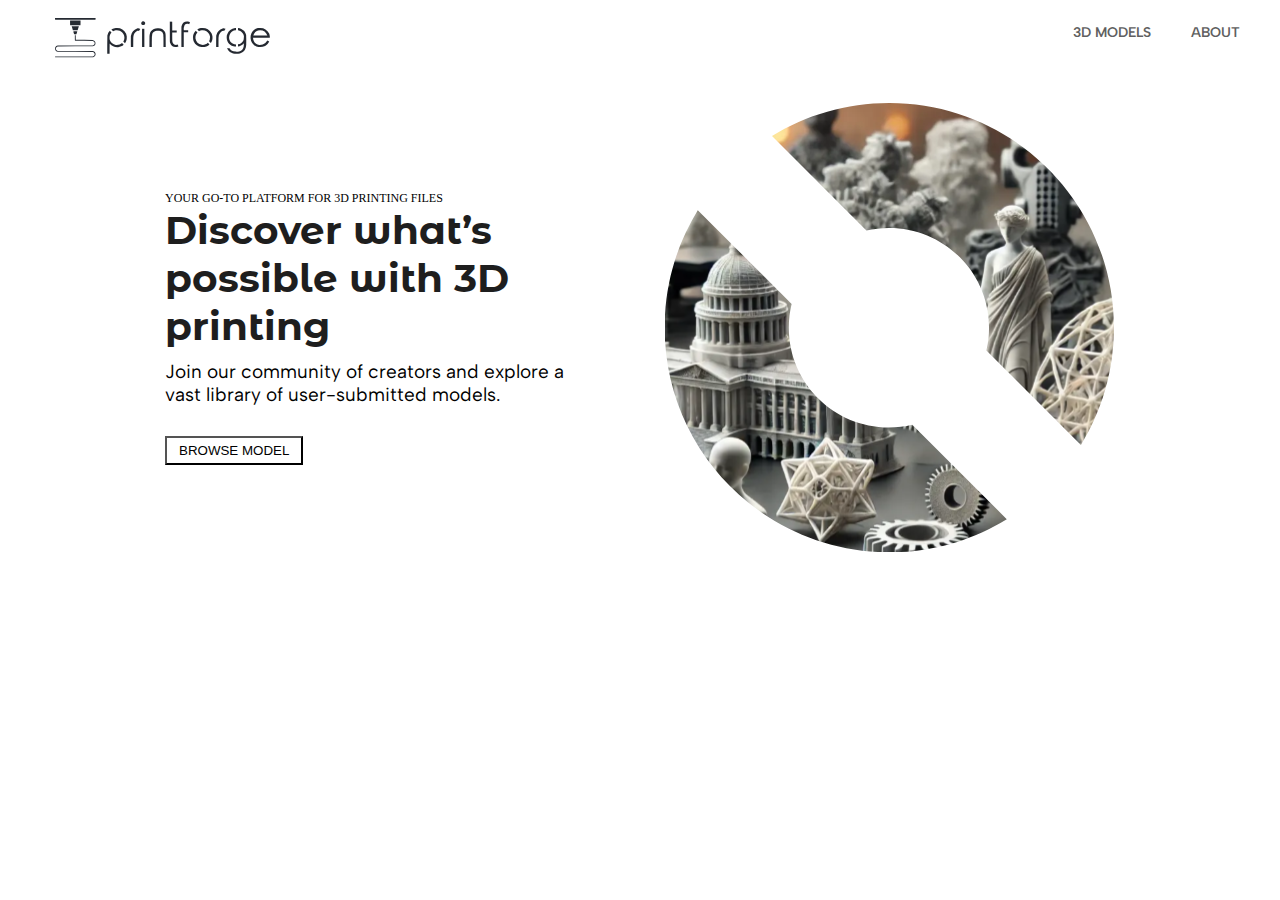
<file: index.html>
<!DOCTYPE html>
<html lang="en">
<head>
    <meta charset="UTF-8">
    <meta name="viewport" content="width=device-width, initial-scale=1.0">
    <meta name="author" content="Orisunmibare Muiz Olamilekan">
    <meta name="description" content="A static webpage">
    <link rel="stylesheet" href="style.css">
    <link rel="preconnect" href="https://fonts.googleapis.com">
    <link rel="preconnect" href="https://fonts.gstatic.com" crossorigin>
    <link href="https://fonts.googleapis.com/css2?family=Albert+Sans:ital,wght@0,100..900;1,100..900&family=Inter:ital,opsz,wght@0,14..32,100..900;1,14..32,100..900&display=swap" rel="stylesheet">
    <link rel="preconnect" href="https://fonts.googleapis.com">
    <link rel="preconnect" href="https://fonts.gstatic.com" crossorigin>
    <link href="https://fonts.googleapis.com/css2?family=Albert+Sans:ital,wght@0,100..900;1,100..900&family=Inter:ital,opsz,wght@0,14..32,100..900;1,14..32,100..900&family=Montserrat+Alternates:ital,wght@0,100;0,200;0,300;0,400;0,500;0,600;0,700;0,800;0,900;1,100;1,200;1,300;1,400;1,500;1,600;1,700;1,800;1,900&display=swap" rel="stylesheet">
    <title>PRINTFORGE</title>
</head>
<body>

    <nav>

        <a class="loggo" href="index.html"><img src="./assets/images/printforge-logo 1.svg" alt="logo"></a>

        <a class="mobile-logo" href="index.html"><img src="./assets/images/Mobile-logo.svg" alt="Mobile-logo"></a>

        <ul>
            <li><a href="3dmodel.html">3D MODELS</a></li>
            <li><a href="about.html">ABOUT</a></li>
        </ul>

    </nav>

    <section class="home-container">

        <div class="home-cont">

            <p class="home-cont-font-one">YOUR GO-TO PLATFORM FOR 3D PRINTING FILES</p>
            <h1>Discover what’s possible with 3D printing</h1>
            <p class="home-cont-font">Join our community of creators and explore a vast library of user-submitted models.</p>

            <button class="home-container-button">BROWSE MODEL</button>

        </div>

        <img src="./assets/images/front-page-img.svg" alt="front-page-image">

    </section>


</body>
</html>
</file>
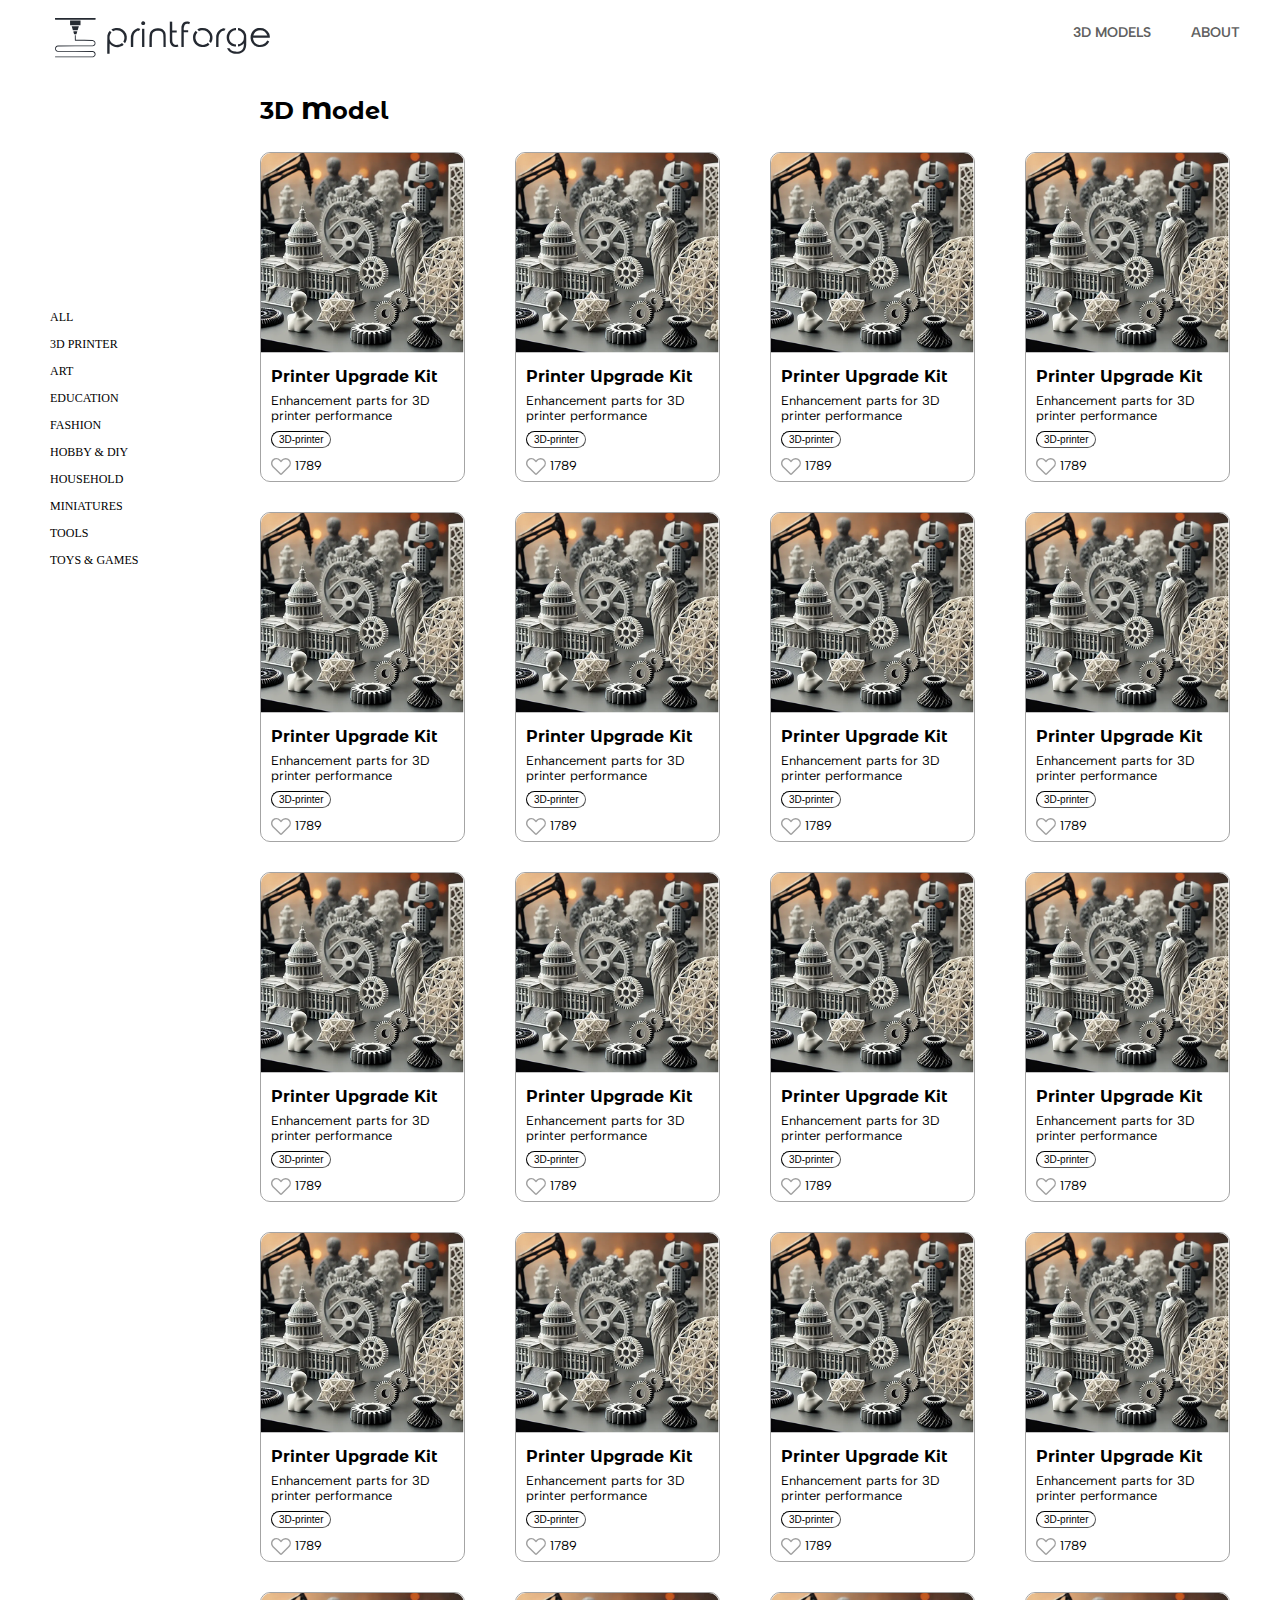
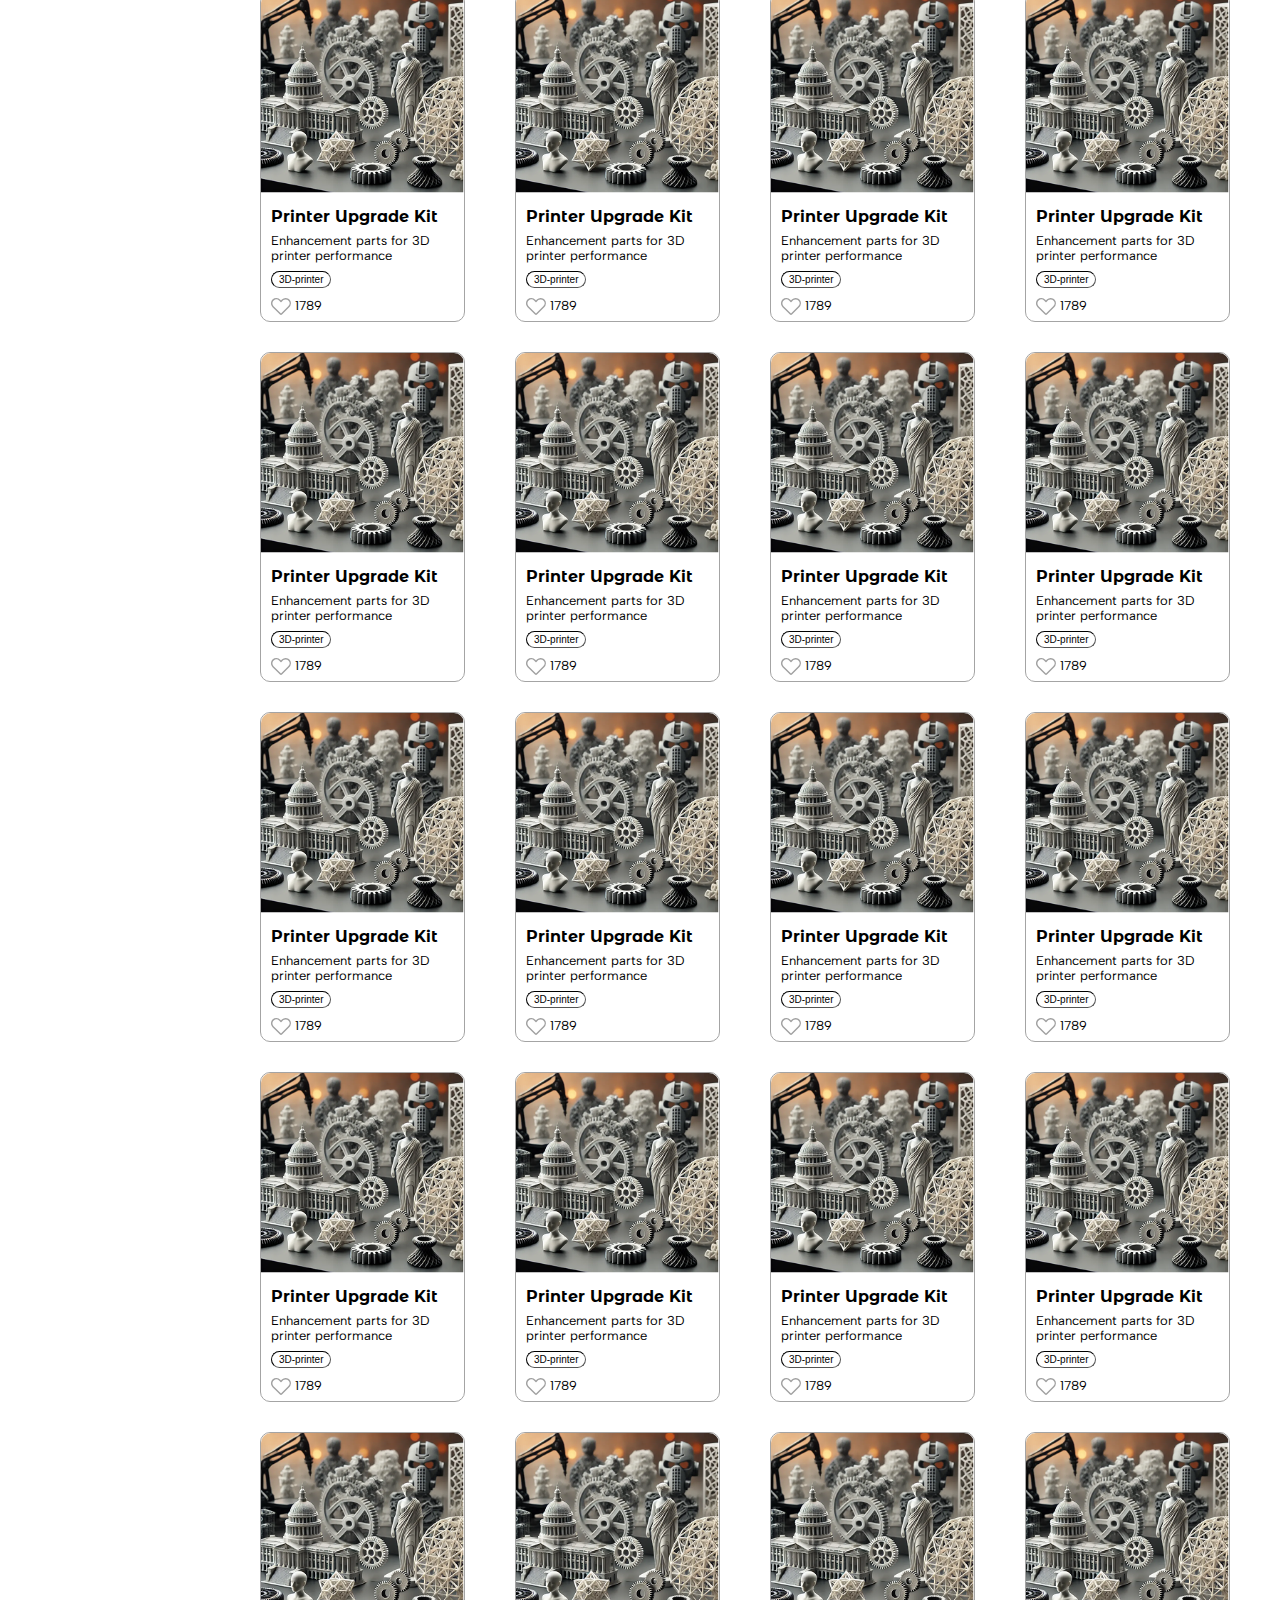
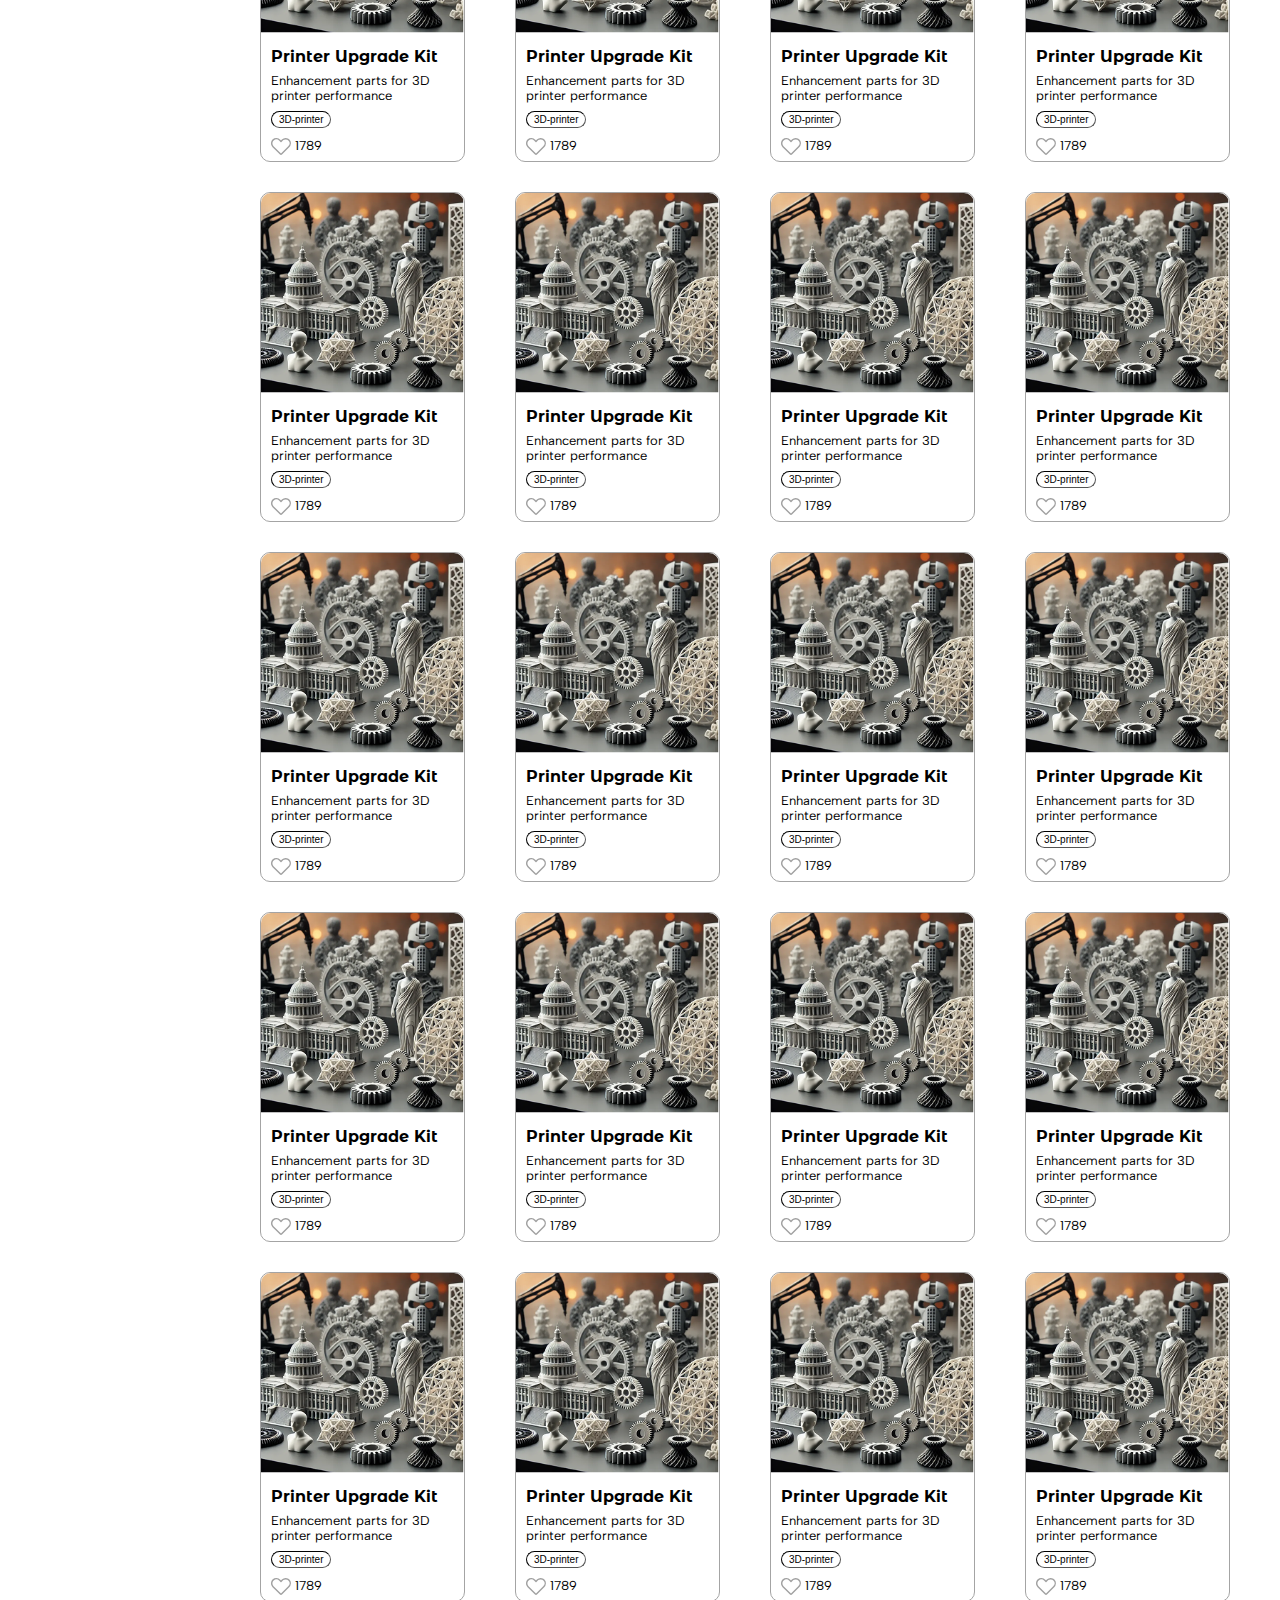
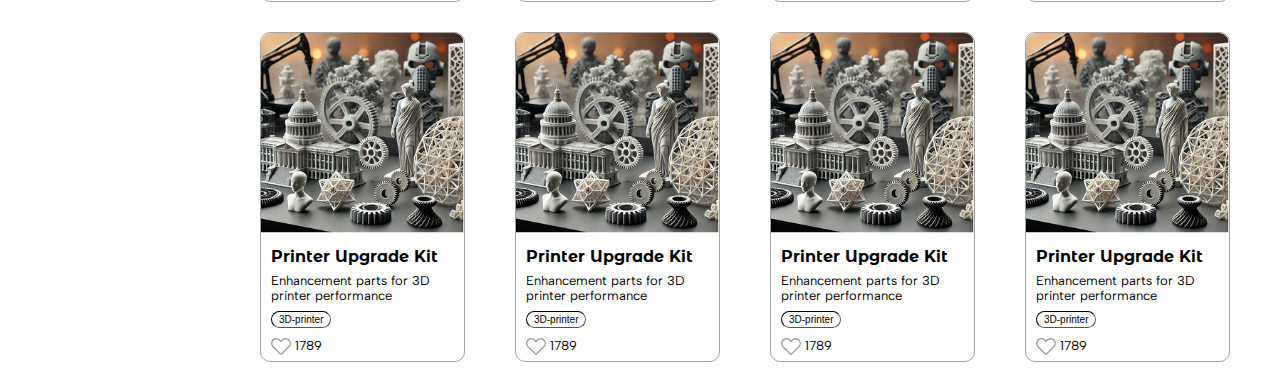
<file: 3dmodel.html>
<!DOCTYPE html>
<html lang="en">
<head>
    <meta charset="UTF-8">
    <meta name="viewport" content="width=device-width, initial-scale=1.0">
    <link rel="stylesheet" href="3dmodel.css">
    <link rel="preconnect" href="https://fonts.googleapis.com">
    <link rel="preconnect" href="https://fonts.gstatic.com" crossorigin>
    <link href="https://fonts.googleapis.com/css2?family=Albert+Sans:ital,wght@0,100..900;1,100..900&family=Inter:ital,opsz,wght@0,14..32,100..900;1,14..32,100..900&display=swap" rel="stylesheet">
    <link rel="preconnect" href="https://fonts.googleapis.com">
    <link rel="preconnect" href="https://fonts.gstatic.com" crossorigin>
    <link href="https://fonts.googleapis.com/css2?family=Albert+Sans:ital,wght@0,100..900;1,100..900&family=Inter:ital,opsz,wght@0,14..32,100..900;1,14..32,100..900&family=Montserrat+Alternates:ital,wght@0,100;0,200;0,300;0,400;0,500;0,600;0,700;0,800;0,900;1,100;1,200;1,300;1,400;1,500;1,600;1,700;1,800;1,900&display=swap" rel="stylesheet">
    <title>3D MODEL</title>
</head>
<body>
    
    <nav>

        <a class="loggo" href="index.html"><img src="./assets/images/printforge-logo 1.svg" alt="logo"></a>

        <a class="mobile-logo" href="index.html"><img src="./assets/images/Mobile-logo.svg" alt="Mobile-logo"></a>

        <ul>
            <li><a href="3dmodel.html">3D MODELS</a></li>
            <li><a href="about.html">ABOUT</a></li>
        </ul>

    </nav>

    <div class="model-side-bar">

        <ul>

            <li><a href="">ALL</a></li>
            <li><a href="">3D PRINTER</a></li>
            <li><a href="">ART</a></li>
            <li><a href="">EDUCATION</a></li>
            <li><a href="">FASHION</a></li>
            <li><a href="">HOBBY & DIY</a></li>
            <li><a href="">HOUSEHOLD</a></li>
            <li><a href="">MINIATURES</a></li>
            <li><a href="">TOOLS</a></li>
            <li><a href="">TOYS & GAMES</a></li>

        </ul>

    </div>

    <div class="model-main-bar">

        <h2>3D <span class="m">m</span>odel</h2>

        <div class="model-main-bar-flex">

            <a href="product.html">
                <div class="side-one">
                    <img class="hero" src="./assets/images/hero-img.png" alt="hero image">
                    <div>
                        <h3>Printer Upgrade Kit</h3>
                        <p>Enhancement parts for 3D printer performance</p>
                        <button>3D-printer</button> <br>
                        <img src="./assets/images/Love-symbol.svg" alt=""> <p>1789</p>
                    </div>
                </div>
            </a>

            <a href="product.html">
                <div class="side-one">
                    <img class="hero" src="./assets/images/hero-img.png" alt="hero image">
                    <div>
                        <h3>Printer Upgrade Kit</h3>
                        <p>Enhancement parts for 3D printer performance</p>
                        <button>3D-printer</button> <br>
                        <img src="./assets/images/Love-symbol.svg" alt=""> <p>1789</p>
                    </div>
                </div>
            </a>

            <a href="product.html">
                <div class="side-one">
                    <img class="hero" src="./assets/images/hero-img.png" alt="hero image">
                    <div>
                        <h3>Printer Upgrade Kit</h3>
                        <p>Enhancement parts for 3D printer performance</p>
                        <button>3D-printer</button> <br>
                        <img src="./assets/images/Love-symbol.svg" alt=""> <p>1789</p>
                    </div>
                </div>
            </a>

            <a href="product.html">
                <div class="side-one">
                    <img class="hero" src="./assets/images/hero-img.png" alt="hero image">
                    <div>
                        <h3>Printer Upgrade Kit</h3>
                        <p>Enhancement parts for 3D printer performance</p>
                        <button>3D-printer</button> <br>
                        <img src="./assets/images/Love-symbol.svg" alt=""> <p>1789</p>
                    </div>
                </div>
            </a>

           

        </div>
        
        <div class="model-main-bar-flex">

            <a href="product.html">
                <div class="side-one">
                    <img class="hero" src="./assets/images/hero-img.png" alt="hero image">
                    <div>
                        <h3>Printer Upgrade Kit</h3>
                        <p>Enhancement parts for 3D printer performance</p>
                        <button>3D-printer</button> <br>
                        <img src="./assets/images/Love-symbol.svg" alt=""> <p>1789</p>
                    </div>
                </div>
            </a>

            <a href="product.html">
                <div class="side-one">
                    <img class="hero" src="./assets/images/hero-img.png" alt="hero image">
                    <div>
                        <h3>Printer Upgrade Kit</h3>
                        <p>Enhancement parts for 3D printer performance</p>
                        <button>3D-printer</button> <br>
                        <img src="./assets/images/Love-symbol.svg" alt=""> <p>1789</p>
                    </div>
                </div>
            </a>

            <a href="product.html">
                <div class="side-one">
                    <img class="hero" src="./assets/images/hero-img.png" alt="hero image">
                    <div>
                        <h3>Printer Upgrade Kit</h3>
                        <p>Enhancement parts for 3D printer performance</p>
                        <button>3D-printer</button> <br>
                        <img src="./assets/images/Love-symbol.svg" alt=""> <p>1789</p>
                    </div>
                </div>
            </a>

            <a href="product.html">
                <div class="side-one">
                    <img class="hero" src="./assets/images/hero-img.png" alt="hero image">
                    <div>
                        <h3>Printer Upgrade Kit</h3>
                        <p>Enhancement parts for 3D printer performance</p>
                        <button>3D-printer</button> <br>
                        <img src="./assets/images/Love-symbol.svg" alt=""> <p>1789</p>
                    </div>
                </div>
            </a>


        </div>

        <div class="model-main-bar-flex">

            <a href="product.html">
                <div class="side-one">
                    <img class="hero" src="./assets/images/hero-img.png" alt="hero image">
                    <div>
                        <h3>Printer Upgrade Kit</h3>
                        <p>Enhancement parts for 3D printer performance</p>
                        <button>3D-printer</button> <br>
                        <img src="./assets/images/Love-symbol.svg" alt=""> <p>1789</p>
                    </div>
                </div>
            </a>

            <a href="product.html">
                <div class="side-one">
                    <img class="hero" src="./assets/images/hero-img.png" alt="hero image">
                    <div>
                        <h3>Printer Upgrade Kit</h3>
                        <p>Enhancement parts for 3D printer performance</p>
                        <button>3D-printer</button> <br>
                        <img src="./assets/images/Love-symbol.svg" alt=""> <p>1789</p>
                    </div>
                </div>
            </a>

            <a href="product.html">
                <div class="side-one">
                    <img class="hero" src="./assets/images/hero-img.png" alt="hero image">
                    <div>
                        <h3>Printer Upgrade Kit</h3>
                        <p>Enhancement parts for 3D printer performance</p>
                        <button>3D-printer</button> <br>
                        <img src="./assets/images/Love-symbol.svg" alt=""> <p>1789</p>
                    </div>
                </div>
            </a>

            <a href="product.html">
                <div class="side-one">
                    <img class="hero" src="./assets/images/hero-img.png" alt="hero image">
                    <div>
                        <h3>Printer Upgrade Kit</h3>
                        <p>Enhancement parts for 3D printer performance</p>
                        <button>3D-printer</button> <br>
                        <img src="./assets/images/Love-symbol.svg" alt=""> <p>1789</p>
                    </div>
                </div>
            </a>


        </div>
        <div class="model-main-bar-flex">

           <a href="product.html">
                <div class="side-one">
                    <img class="hero" src="./assets/images/hero-img.png" alt="hero image">
                    <div>
                        <h3>Printer Upgrade Kit</h3>
                        <p>Enhancement parts for 3D printer performance</p>
                        <button>3D-printer</button> <br>
                        <img src="./assets/images/Love-symbol.svg" alt=""> <p>1789</p>
                    </div>
                </div>
            </a>

           <a href="product.html">
                <div class="side-one">
                    <img class="hero" src="./assets/images/hero-img.png" alt="hero image">
                    <div>
                        <h3>Printer Upgrade Kit</h3>
                        <p>Enhancement parts for 3D printer performance</p>
                        <button>3D-printer</button> <br>
                        <img src="./assets/images/Love-symbol.svg" alt=""> <p>1789</p>
                    </div>
                </div>
            </a>

           <a href="product.html">
                <div class="side-one">
                    <img class="hero" src="./assets/images/hero-img.png" alt="hero image">
                    <div>
                        <h3>Printer Upgrade Kit</h3>
                        <p>Enhancement parts for 3D printer performance</p>
                        <button>3D-printer</button> <br>
                        <img src="./assets/images/Love-symbol.svg" alt=""> <p>1789</p>
                    </div>
                </div>
            </a>

           <a href="product.html">
                <div class="side-one">
                    <img class="hero" src="./assets/images/hero-img.png" alt="hero image">
                    <div>
                        <h3>Printer Upgrade Kit</h3>
                        <p>Enhancement parts for 3D printer performance</p>
                        <button>3D-printer</button> <br>
                        <img src="./assets/images/Love-symbol.svg" alt=""> <p>1789</p>
                    </div>
                </div>
            </a>


        </div>

        <div class="model-main-bar-flex">

            <a href="product.html">
                <div class="side-one">
                    <img class="hero" src="./assets/images/hero-img.png" alt="hero image">
                    <div>
                        <h3>Printer Upgrade Kit</h3>
                        <p>Enhancement parts for 3D printer performance</p>
                        <button>3D-printer</button> <br>
                        <img src="./assets/images/Love-symbol.svg" alt=""> <p>1789</p>
                    </div>
                </div>
            </a>

            <a href="product.html">
                <div class="side-one">
                    <img class="hero" src="./assets/images/hero-img.png" alt="hero image">
                    <div>
                        <h3>Printer Upgrade Kit</h3>
                        <p>Enhancement parts for 3D printer performance</p>
                        <button>3D-printer</button> <br>
                        <img src="./assets/images/Love-symbol.svg" alt=""> <p>1789</p>
                    </div>
                </div>
            </a>

            <a href="product.html">
                <div class="side-one">
                    <img class="hero" src="./assets/images/hero-img.png" alt="hero image">
                    <div>
                        <h3>Printer Upgrade Kit</h3>
                        <p>Enhancement parts for 3D printer performance</p>
                        <button>3D-printer</button> <br>
                        <img src="./assets/images/Love-symbol.svg" alt=""> <p>1789</p>
                    </div>
                </div>
            </a>

            <a href="product.html">
                <div class="side-one">
                    <img class="hero" src="./assets/images/hero-img.png" alt="hero image">
                    <div>
                        <h3>Printer Upgrade Kit</h3>
                        <p>Enhancement parts for 3D printer performance</p>
                        <button>3D-printer</button> <br>
                        <img src="./assets/images/Love-symbol.svg" alt=""> <p>1789</p>
                    </div>
                </div>
            </a>

        </div>

        <div class="model-main-bar-flex">

           <a href="product.html">
                <div class="side-one">
                    <img class="hero" src="./assets/images/hero-img.png" alt="hero image">
                    <div>
                        <h3>Printer Upgrade Kit</h3>
                        <p>Enhancement parts for 3D printer performance</p>
                        <button>3D-printer</button> <br>
                        <img src="./assets/images/Love-symbol.svg" alt=""> <p>1789</p>
                    </div>
                </div>
            </a>

           <a href="product.html">
                <div class="side-one">
                    <img class="hero" src="./assets/images/hero-img.png" alt="hero image">
                    <div>
                        <h3>Printer Upgrade Kit</h3>
                        <p>Enhancement parts for 3D printer performance</p>
                        <button>3D-printer</button> <br>
                        <img src="./assets/images/Love-symbol.svg" alt=""> <p>1789</p>
                    </div>
                </div>
            </a>

           <a href="product.html">
                <div class="side-one">
                    <img class="hero" src="./assets/images/hero-img.png" alt="hero image">
                    <div>
                        <h3>Printer Upgrade Kit</h3>
                        <p>Enhancement parts for 3D printer performance</p>
                        <button>3D-printer</button> <br>
                        <img src="./assets/images/Love-symbol.svg" alt=""> <p>1789</p>
                    </div>
                </div>
            </a>

           <a href="product.html">
                <div class="side-one">
                    <img class="hero" src="./assets/images/hero-img.png" alt="hero image">
                    <div>
                        <h3>Printer Upgrade Kit</h3>
                        <p>Enhancement parts for 3D printer performance</p>
                        <button>3D-printer</button> <br>
                        <img src="./assets/images/Love-symbol.svg" alt=""> <p>1789</p>
                    </div>
                </div>
            </a>



        </div>

        <div class="model-main-bar-flex">

            <a href="product.html">
                <div class="side-one">
                    <img class="hero" src="./assets/images/hero-img.png" alt="hero image">
                    <div>
                        <h3>Printer Upgrade Kit</h3>
                        <p>Enhancement parts for 3D printer performance</p>
                        <button>3D-printer</button> <br>
                        <img src="./assets/images/Love-symbol.svg" alt=""> <p>1789</p>
                    </div>
                </div>
            </a>

            <a href="product.html">
                <div class="side-one">
                    <img class="hero" src="./assets/images/hero-img.png" alt="hero image">
                    <div>
                        <h3>Printer Upgrade Kit</h3>
                        <p>Enhancement parts for 3D printer performance</p>
                        <button>3D-printer</button> <br>
                        <img src="./assets/images/Love-symbol.svg" alt=""> <p>1789</p>
                    </div>
                </div>
            </a>

            <a href="product.html">
                <div class="side-one">
                    <img class="hero" src="./assets/images/hero-img.png" alt="hero image">
                    <div>
                        <h3>Printer Upgrade Kit</h3>
                        <p>Enhancement parts for 3D printer performance</p>
                        <button>3D-printer</button> <br>
                        <img src="./assets/images/Love-symbol.svg" alt=""> <p>1789</p>
                    </div>
                </div>
            </a>

            <a href="product.html">
                <div class="side-one">
                    <img class="hero" src="./assets/images/hero-img.png" alt="hero image">
                    <div>
                        <h3>Printer Upgrade Kit</h3>
                        <p>Enhancement parts for 3D printer performance</p>
                        <button>3D-printer</button> <br>
                        <img src="./assets/images/Love-symbol.svg" alt=""> <p>1789</p>
                    </div>
                </div>
            </a>



        </div>

        <div class="model-main-bar-flex">

            <a href="product.html">
                <div class="side-one">
                    <img class="hero" src="./assets/images/hero-img.png" alt="hero image">
                    <div>
                        <h3>Printer Upgrade Kit</h3>
                        <p>Enhancement parts for 3D printer performance</p>
                        <button>3D-printer</button> <br>
                        <img src="./assets/images/Love-symbol.svg" alt=""> <p>1789</p>
                    </div>
                </div>
            </a>

            <a href="product.html">
                <div class="side-one">
                    <img class="hero" src="./assets/images/hero-img.png" alt="hero image">
                    <div>
                        <h3>Printer Upgrade Kit</h3>
                        <p>Enhancement parts for 3D printer performance</p>
                        <button>3D-printer</button> <br>
                        <img src="./assets/images/Love-symbol.svg" alt=""> <p>1789</p>
                    </div>
                </div>
            </a>

            <a href="product.html">
                <div class="side-one">
                    <img class="hero" src="./assets/images/hero-img.png" alt="hero image">
                    <div>
                        <h3>Printer Upgrade Kit</h3>
                        <p>Enhancement parts for 3D printer performance</p>
                        <button>3D-printer</button> <br>
                        <img src="./assets/images/Love-symbol.svg" alt=""> <p>1789</p>
                    </div>
                </div>
            </a>

            <a href="product.html">
                <div class="side-one">
                    <img class="hero" src="./assets/images/hero-img.png" alt="hero image">
                    <div>
                        <h3>Printer Upgrade Kit</h3>
                        <p>Enhancement parts for 3D printer performance</p>
                        <button>3D-printer</button> <br>
                        <img src="./assets/images/Love-symbol.svg" alt=""> <p>1789</p>
                    </div>
                </div>
            </a>



        </div>

        <div class="model-main-bar-flex">

            <a href="product.html">
                <div class="side-one">
                    <img class="hero" src="./assets/images/hero-img.png" alt="hero image">
                    <div>
                        <h3>Printer Upgrade Kit</h3>
                        <p>Enhancement parts for 3D printer performance</p>
                        <button>3D-printer</button> <br>
                        <img src="./assets/images/Love-symbol.svg" alt=""> <p>1789</p>
                    </div>
                </div>
            </a>

            <a href="product.html">
                <div class="side-one">
                    <img class="hero" src="./assets/images/hero-img.png" alt="hero image">
                    <div>
                        <h3>Printer Upgrade Kit</h3>
                        <p>Enhancement parts for 3D printer performance</p>
                        <button>3D-printer</button> <br>
                        <img src="./assets/images/Love-symbol.svg" alt=""> <p>1789</p>
                    </div>
                </div>
            </a>

            <a href="product.html">
                <div class="side-one">
                    <img class="hero" src="./assets/images/hero-img.png" alt="hero image">
                    <div>
                        <h3>Printer Upgrade Kit</h3>
                        <p>Enhancement parts for 3D printer performance</p>
                        <button>3D-printer</button> <br>
                        <img src="./assets/images/Love-symbol.svg" alt=""> <p>1789</p>
                    </div>
                </div>
            </a>

            <a href="product.html">
                <div class="side-one">
                    <img class="hero" src="./assets/images/hero-img.png" alt="hero image">
                    <div>
                        <h3>Printer Upgrade Kit</h3>
                        <p>Enhancement parts for 3D printer performance</p>
                        <button>3D-printer</button> <br>
                        <img src="./assets/images/Love-symbol.svg" alt=""> <p>1789</p>
                    </div>
                </div>

            </a>


        </div>
        <div class="model-main-bar-flex">

            <a href="product.html">
                <div class="side-one">
                    <img class="hero" src="./assets/images/hero-img.png" alt="hero image">
                    <div>
                        <h3>Printer Upgrade Kit</h3>
                        <p>Enhancement parts for 3D printer performance</p>
                        <button>3D-printer</button> <br>
                        <img src="./assets/images/Love-symbol.svg" alt=""> <p>1789</p>
                    </div>
                </div>
            </a>

            <a href="product.html">
                <div class="side-one">
                    <img class="hero" src="./assets/images/hero-img.png" alt="hero image">
                    <div>
                        <h3>Printer Upgrade Kit</h3>
                        <p>Enhancement parts for 3D printer performance</p>
                        <button>3D-printer</button> <br>
                        <img src="./assets/images/Love-symbol.svg" alt=""> <p>1789</p>
                    </div>
                </div>
            </a>

            <a href="product.html">
                <div class="side-one">
                    <img class="hero" src="./assets/images/hero-img.png" alt="hero image">
                    <div>
                        <h3>Printer Upgrade Kit</h3>
                        <p>Enhancement parts for 3D printer performance</p>
                        <button>3D-printer</button> <br>
                        <img src="./assets/images/Love-symbol.svg" alt=""> <p>1789</p>
                    </div>
                </div>
            </a>

            <a href="product.html">
                <div class="side-one">
                    <img class="hero" src="./assets/images/hero-img.png" alt="hero image">
                    <div>
                        <h3>Printer Upgrade Kit</h3>
                        <p>Enhancement parts for 3D printer performance</p>
                        <button>3D-printer</button> <br>
                        <img src="./assets/images/Love-symbol.svg" alt=""> <p>1789</p>
                    </div>
                </div>

            </a>


        </div>
        <div class="model-main-bar-flex">

            <a href="product.html">
                <div class="side-one">
                    <img class="hero" src="./assets/images/hero-img.png" alt="hero image">
                    <div>
                        <h3>Printer Upgrade Kit</h3>
                        <p>Enhancement parts for 3D printer performance</p>
                        <button>3D-printer</button> <br>
                        <img src="./assets/images/Love-symbol.svg" alt=""> <p>1789</p>
                    </div>
                </div>
            </a>

            <a href="product.html">
                <div class="side-one">
                    <img class="hero" src="./assets/images/hero-img.png" alt="hero image">
                    <div>
                        <h3>Printer Upgrade Kit</h3>
                        <p>Enhancement parts for 3D printer performance</p>
                        <button>3D-printer</button> <br>
                        <img src="./assets/images/Love-symbol.svg" alt=""> <p>1789</p>
                    </div>
                </div>
            </a>

            <a href="product.html">
                <div class="side-one">
                    <img class="hero" src="./assets/images/hero-img.png" alt="hero image">
                    <div>
                        <h3>Printer Upgrade Kit</h3>
                        <p>Enhancement parts for 3D printer performance</p>
                        <button>3D-printer</button> <br>
                        <img src="./assets/images/Love-symbol.svg" alt=""> <p>1789</p>
                    </div>
                </div>
            </a>

            <a href="product.html">
                <div class="side-one">
                    <img class="hero" src="./assets/images/hero-img.png" alt="hero image">
                    <div>
                        <h3>Printer Upgrade Kit</h3>
                        <p>Enhancement parts for 3D printer performance</p>
                        <button>3D-printer</button> <br>
                        <img src="./assets/images/Love-symbol.svg" alt=""> <p>1789</p>
                    </div>
                </div>

            </a>


        </div>
        <div class="model-main-bar-flex">

            <a href="product.html">
                <div class="side-one">
                    <img class="hero" src="./assets/images/hero-img.png" alt="hero image">
                    <div>
                        <h3>Printer Upgrade Kit</h3>
                        <p>Enhancement parts for 3D printer performance</p>
                        <button>3D-printer</button> <br>
                        <img src="./assets/images/Love-symbol.svg" alt=""> <p>1789</p>
                    </div>
                </div>
            </a>

            <a href="product.html">
                <div class="side-one">
                    <img class="hero" src="./assets/images/hero-img.png" alt="hero image">
                    <div>
                        <h3>Printer Upgrade Kit</h3>
                        <p>Enhancement parts for 3D printer performance</p>
                        <button>3D-printer</button> <br>
                        <img src="./assets/images/Love-symbol.svg" alt=""> <p>1789</p>
                    </div>
                </div>
            </a>

            <a href="product.html">
                <div class="side-one">
                    <img class="hero" src="./assets/images/hero-img.png" alt="hero image">
                    <div>
                        <h3>Printer Upgrade Kit</h3>
                        <p>Enhancement parts for 3D printer performance</p>
                        <button>3D-printer</button> <br>
                        <img src="./assets/images/Love-symbol.svg" alt=""> <p>1789</p>
                    </div>
                </div>
            </a>

            <a href="product.html">
                <div class="side-one">
                    <img class="hero" src="./assets/images/hero-img.png" alt="hero image">
                    <div>
                        <h3>Printer Upgrade Kit</h3>
                        <p>Enhancement parts for 3D printer performance</p>
                        <button>3D-printer</button> <br>
                        <img src="./assets/images/Love-symbol.svg" alt=""> <p>1789</p>
                    </div>
                </div>

            </a>


        </div>
        <div class="model-main-bar-flex">

            <a href="product.html">
                <div class="side-one">
                    <img class="hero" src="./assets/images/hero-img.png" alt="hero image">
                    <div>
                        <h3>Printer Upgrade Kit</h3>
                        <p>Enhancement parts for 3D printer performance</p>
                        <button>3D-printer</button> <br>
                        <img src="./assets/images/Love-symbol.svg" alt=""> <p>1789</p>
                    </div>
                </div>
            </a>

            <a href="product.html">
                <div class="side-one">
                    <img class="hero" src="./assets/images/hero-img.png" alt="hero image">
                    <div>
                        <h3>Printer Upgrade Kit</h3>
                        <p>Enhancement parts for 3D printer performance</p>
                        <button>3D-printer</button> <br>
                        <img src="./assets/images/Love-symbol.svg" alt=""> <p>1789</p>
                    </div>
                </div>
            </a>

            <a href="product.html">
                <div class="side-one">
                    <img class="hero" src="./assets/images/hero-img.png" alt="hero image">
                    <div>
                        <h3>Printer Upgrade Kit</h3>
                        <p>Enhancement parts for 3D printer performance</p>
                        <button>3D-printer</button> <br>
                        <img src="./assets/images/Love-symbol.svg" alt=""> <p>1789</p>
                    </div>
                </div>
            </a>

            <a href="product.html">
                <div class="side-one">
                    <img class="hero" src="./assets/images/hero-img.png" alt="hero image">
                    <div>
                        <h3>Printer Upgrade Kit</h3>
                        <p>Enhancement parts for 3D printer performance</p>
                        <button>3D-printer</button> <br>
                        <img src="./assets/images/Love-symbol.svg" alt=""> <p>1789</p>
                    </div>
                </div>
            </a>


        </div>
        <div class="model-main-bar-flex">

            <a href="product.html">
                <div class="side-one">
                    <img class="hero" src="./assets/images/hero-img.png" alt="hero image">
                    <div>
                        <h3>Printer Upgrade Kit</h3>
                        <p>Enhancement parts for 3D printer performance</p>
                        <button>3D-printer</button> <br>
                        <img src="./assets/images/Love-symbol.svg" alt=""> <p>1789</p>
                    </div>
                </div>
            </a>

            <a href="product.html">
                <div class="side-one">
                    <img class="hero" src="./assets/images/hero-img.png" alt="hero image">
                    <div>
                        <h3>Printer Upgrade Kit</h3>
                        <p>Enhancement parts for 3D printer performance</p>
                        <button>3D-printer</button> <br>
                        <img src="./assets/images/Love-symbol.svg" alt=""> <p>1789</p>
                    </div>
                </div>
            </a>

            <a href="product.html">
                <div class="side-one">
                    <img class="hero" src="./assets/images/hero-img.png" alt="hero image">
                    <div>
                        <h3>Printer Upgrade Kit</h3>
                        <p>Enhancement parts for 3D printer performance</p>
                        <button>3D-printer</button> <br>
                        <img src="./assets/images/Love-symbol.svg" alt=""> <p>1789</p>
                    </div>
                </div>
            </a>

            <a href="product.html">
                <div class="side-one">
                    <img class="hero" src="./assets/images/hero-img.png" alt="hero image">
                    <div>
                        <h3>Printer Upgrade Kit</h3>
                        <p>Enhancement parts for 3D printer performance</p>
                        <button>3D-printer</button> <br>
                        <img src="./assets/images/Love-symbol.svg" alt=""> <p>1789</p>
                    </div>
                </div>

            </a>


        </div>

    </div>

</body>
</html>
</file>
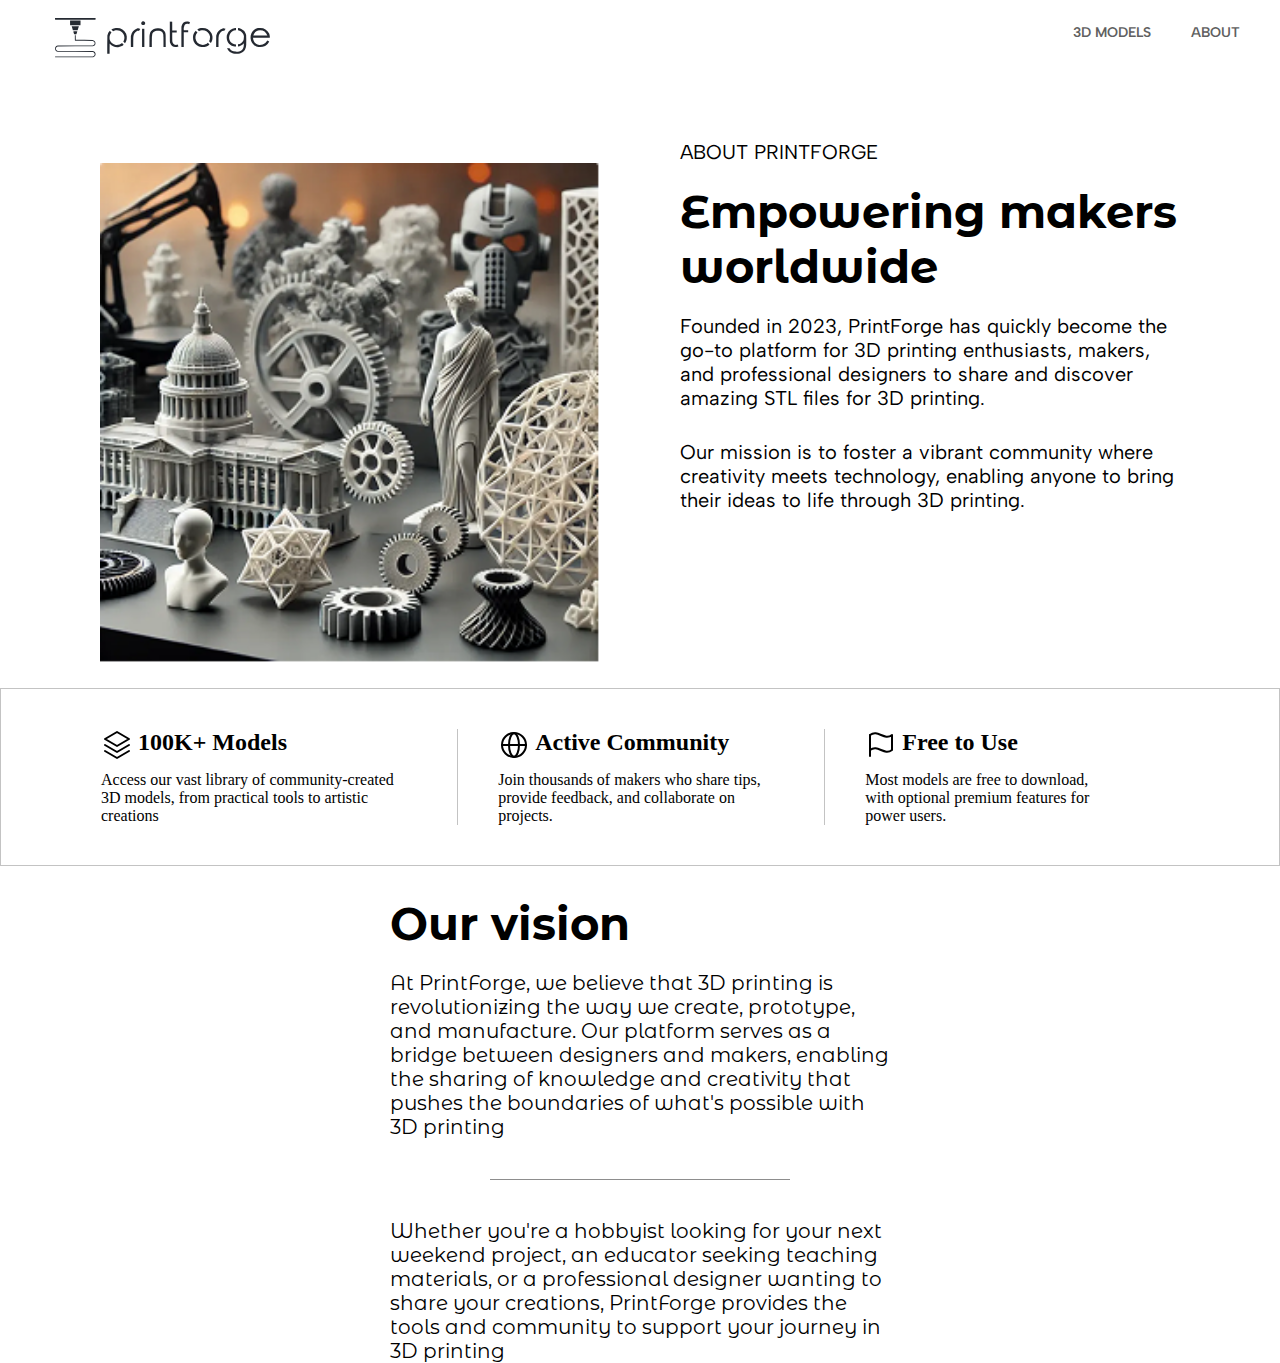
<file: about.html>
<!DOCTYPE html>
<html lang="en">
<head>
    <meta charset="UTF-8">
    <meta name="viewport" content="width=device-width, initial-scale=1.0">
    <link rel="stylesheet" href="about.css">
    <link rel="preconnect" href="https://fonts.googleapis.com">
    <link rel="preconnect" href="https://fonts.gstatic.com" crossorigin>
    <link href="https://fonts.googleapis.com/css2?family=Albert+Sans:ital,wght@0,100..900;1,100..900&family=Inter:ital,opsz,wght@0,14..32,100..900;1,14..32,100..900&display=swap" rel="stylesheet">
    <link rel="preconnect" href="https://fonts.googleapis.com">
    <link rel="preconnect" href="https://fonts.gstatic.com" crossorigin>
    <link href="https://fonts.googleapis.com/css2?family=Albert+Sans:ital,wght@0,100..900;1,100..900&family=Inter:ital,opsz,wght@0,14..32,100..900;1,14..32,100..900&family=Montserrat+Alternates:ital,wght@0,100;0,200;0,300;0,400;0,500;0,600;0,700;0,800;0,900;1,100;1,200;1,300;1,400;1,500;1,600;1,700;1,800;1,900&display=swap" rel="stylesheet">
    <title>about</title>
</head>
<body>
    
     <nav>

        <a class="loggo" href="index.html"><img src="./assets/images/printforge-logo 1.svg" alt="logo"></a>

        <a class="mobile-logo" href="index.html"><img src="./assets/images/Mobile-logo.svg" alt="Mobile-logo"></a>

        <ul>
            <li><a href="3dmodel.html">3D MODELS</a></li>
            <li><a href="about.html">ABOUT</a></li>
        </ul>

    </nav>

    <img class="hero-image" src="./assets/images/hero-img.png" alt="hero image">

    <div class="about-container">

        <p class="abt-first-p">ABOUT PRINTFORGE</p>

        <h1>Empowering makers worldwide</h1>

        <p class="abt-sec-p">Founded in 2023, PrintForge has quickly become the go-to platform for 3D printing enthusiasts, makers, and professional designers to share and discover amazing STL files for 3D printing.</p>

        <p class="abt-sec-p">Our mission is to foster a vibrant community where creativity meets technology, enabling anyone to bring their ideas to life through 3D printing.</p>
            
    </div>

    <div class="abt-container-two">

        <div class="border-left-img">
            <img src="./assets/images/layer-box.svg" alt="layer-box">
            <h2>100K+ Models</h2>
            <p>Access our vast library of community-created 3D models, from practical tools to artistic creations</p>
        </div>

        <div class="border-left">
            <img src="./assets/images/Internet-logo.svg" alt="Internet logo">
            <h2>Active Community</h2>
            <p>Join thousands of makers who share tips, provide feedback, and collaborate on projects.</p>
        </div>

        <div class="border-left">
            <img src="./assets/images/Flag.svg" alt="Flag">
            <h2>Free to Use</h2>
            <p>Most models are free to download, with optional premium features for power users.</p>
        </div>

    </div>

    <div class="last-abt-container">

        <h2>Our vision</h2>

        <p>At PrintForge, we believe that 3D printing is revolutionizing the way we create, prototype, and manufacture. Our platform serves as a bridge between designers and makers, enabling the sharing of knowledge and creativity that pushes the boundaries of what's possible with 3D printing</p>

        <div class="line">
            <div></div>
        </div>

        <p>Whether you're a hobbyist looking for your next weekend project, an educator seeking teaching materials, or a professional designer wanting to share your creations, PrintForge provides the tools and community to support your journey in 3D printing</p>

    </div>

</body>
</html>
</file>
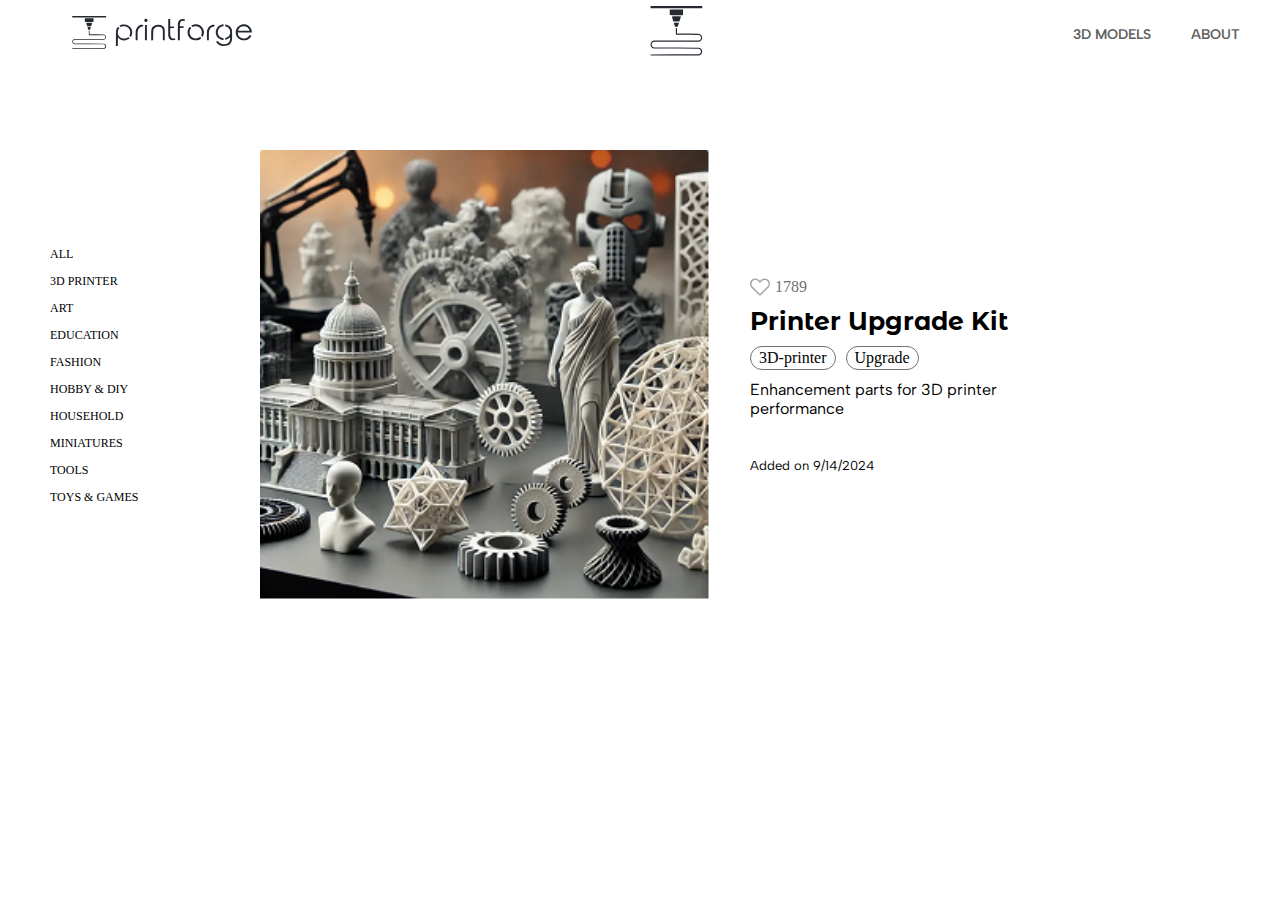
<file: product.html>
<!DOCTYPE html>
<html lang="en">
<head>
    <meta charset="UTF-8">
    <meta name="viewport" content="width=device-width, initial-scale=1.0">
    <link rel="stylesheet" href="product.css">
    <link rel="preconnect" href="https://fonts.googleapis.com">
    <link rel="preconnect" href="https://fonts.gstatic.com" crossorigin>
    <link href="https://fonts.googleapis.com/css2?family=Albert+Sans:ital,wght@0,100..900;1,100..900&family=Inter:ital,opsz,wght@0,14..32,100..900;1,14..32,100..900&display=swap" rel="stylesheet">
    <link rel="preconnect" href="https://fonts.googleapis.com">
    <link rel="preconnect" href="https://fonts.gstatic.com" crossorigin>
    <link href="https://fonts.googleapis.com/css2?family=Albert+Sans:ital,wght@0,100..900;1,100..900&family=Inter:ital,opsz,wght@0,14..32,100..900;1,14..32,100..900&family=Montserrat+Alternates:ital,wght@0,100;0,200;0,300;0,400;0,500;0,600;0,700;0,800;0,900;1,100;1,200;1,300;1,400;1,500;1,600;1,700;1,800;1,900&display=swap" rel="stylesheet">
    <title>3D MODEL</title>
</head>
<body>
    
    <nav>

        <a class="loggo" href="index.html"><img src="./assets/images/printforge-logo 1.svg" alt="logo"></a>

        <a class="mobile-logo" href="index.html"><img src="./assets/images/Mobile-logo.svg" alt="Mobile-logo"></a>

        <ul>
            <li><a href="3dmodel.html">3D MODELS</a></li>
            <li><a href="about.html">ABOUT</a></li>
        </ul>

    </nav>


    <div class="model-side-bar">

        <ul>

            <li><a href="">ALL</a></li>
            <li><a href="">3D PRINTER</a></li>
            <li><a href="">ART</a></li>
            <li><a href="">EDUCATION</a></li>
            <li><a href="">FASHION</a></li>
            <li><a href="">HOBBY & DIY</a></li>
            <li><a href="">HOUSEHOLD</a></li>
            <li><a href="">MINIATURES</a></li>
            <li><a href="">TOOLS</a></li>
            <li><a href="">TOYS & GAMES</a></li>

        </ul>

    </div>

    <p class="back">BACK TO OVERVIEW</p>

    <img class="product-image" src="./assets/images/hero-img.png" alt="">

    <div class="product-detail">

        <div class="flex-img">
            <img class="float-me" src="./assets/images/Love-symbol.svg" alt="">
            <p class="text-one">1789</p>
        </div>

        <h2>Printer Upgrade Kit</h2>

        <div class="button-container">
            <div class="btn-one">3D-printer</div> 
            <div class="btn-two">Upgrade</div>
        </div>

        <p class="text-two">Enhancement parts for 3D printer performance</p>

        <p class="pdt-dtl-two">Added on 9/14/2024</p>

    </div>

</body>
</html>
</file>
<file: style.css>
* {
    margin: 0px;
    padding: 0px;
    box-sizing: border-box;
}
body {
    background-color: white;
}
nav {
    display: flex;
    flex-direction: row;
    justify-content: space-between;
    padding: 6px 40px;
    align-items: center;
}
nav .loggo {
    width: 240px;
    height: 51px;
}
nav .mobile-logo {
    display: none;
}
nav ul {
    list-style: none;
    display: flex;
    flex-direction: row;
    gap: 40px;
}
nav ul li a {
    font-family: Albert Sans;
    color: black;
    text-decoration: none;
    font-weight: 600;
    font-size: 14px;
    color: #606060;
}
nav ul li a:hover {
    border-bottom: 2px solid #F77429;
    color: #F77429;
    padding-bottom: 5px;
    transition: all 0.5s ease;
}
nav ul li a:hover {
    border-bottom: 2px solid #F77429;
    color: #F77429;
    padding-bottom: 5px;
}
.home-container {
    display: flex;
    flex-direction: row;
    padding: 40px 100px;
    align-items: center;
    align-self: center;
    justify-content: center;
    gap: 100px;
}
.home-cont {
    display: flex;
    flex-direction: column;
    justify-content: center;
    width: 400px;
    height: 252px;

}
.home-cont-font-one {
    font-size: 12px;
}
.home-cont-font-one p {
    font-family: Albert Sans;
    font-size: 11px;
    color: #1E1E1E;
} 
.home-cont-font {
    font-size: 19px;
    font-family: Albert Sans;
    margin-bottom: 30px;
}
.home-cont h1 {
    font-size: 39px;
    font-weight: bold;
    color: #1E1E1E;
    font-family: Montserrat Alternates;
    margin-bottom: 10px;
}
.home-cont h3 {
    font-family: Albert Sans;
    font-size: 28px;
}
.home-container-button {
    padding: 5px 12px;
    width: fit-content;
    background-color: white;
}
.home-container-button:hover {
    background-color: rgb(0, 0, 0);
    color: white;
}
.home-container img {
    width: 450px;
}

@media (max-width: 480px) {

    nav {
        padding: 0px;
        padding: 10px 19px;
    }
    nav .loggo {
        display: none;
    }
    nav .mobile-logo {
        display: flex;
    }
    nav .mobile-logo img {
        width: 40px;
    }
    .home-container {
        flex-direction: column;
        padding: 70px 0px;
    }
    .home-cont {
        padding: 10px 35px;
    }
    .home-cont-font-one {
        display: none;
    }
    .home-cont h1 {
        margin-bottom: 25px;
    }
    .home-cont-font {
        margin-bottom: 25px;
    }
    .home-container-button {
        font-size: 18px;
        font-weight: bold;
        border: 3px solid black;
        padding: 10px 24px;
    }
    .home-container {
        gap: 50px;
    }
    .home-container img {
    width: 350px;
}
}
</file>
<file: 3dmodel.css>
* {
    margin: 0px;
    padding: 0px;
    box-sizing: border-box;
}
body {
    background-color: white;
}
nav {
    display: flex;
    flex-direction: row;
    justify-content: space-between;
    padding: 6px 40px;
    align-items: center;
}
nav .loggo {
    width: 240px;
    height: 51px;
}
nav .mobile-logo {
    display: none;
}
nav ul {
    list-style: none;
    display: flex;
    flex-direction: row;
    gap: 40px;
    
}
nav ul li a {
    font-family: Albert Sans;
    color: black;
    text-decoration: none;
    font-weight: 600;
    font-size: 14px;
    color: #606060;
}
nav ul li a:hover {
    border-bottom: 2px solid #F77429;
    color: #F77429;
    padding-bottom: 5px;
    transition: all 0.5s ease;
}
nav ul li a:hover {
    border-bottom: 2px solid #F77429;
    color: #F77429;
    padding-bottom: 5px;
}
.model-side-bar {
  margin-left: 30px;
  padding: 240px 20px;
  position: fixed;
  background-color: white;
  z-index: 1;
}
.model-side-bar ul li {
  list-style: none;
  line-height: 25px;
}
.model-side-bar ul li a {
  text-decoration: none;
  color: black;
  font-size: 12px;
}
.model-side-bar ul li a:hover {
  border-left: 2px solid #f77429;
  padding-left: 10px;
  transition: all 0.5s ease;
  color: #f77429;
}
.model-main-bar {
  /* width: 400px; */
  margin-left: 260px;
  position: absolute;
  top: 90px;
  border: 1pz solid black;
}
.model-main-bar h2 {
  font-family: Montserrat Alternates;
  margin-bottom: 25px;
}
.m {
  font-size: 30px;
  height: 7px;
}
.side-one {
  border-radius: 10px;
  width: max-content;
  border: 1px solid rgb(164, 164, 164);
  height: 330px;
  width: 205px;
}
.side-one:hover {
  box-shadow: inset 7px -10px 3px -9px black, inset -2px 8px 6px -2px black;
  transform: scale(1.1);
  transition: all 0.5s ease;
}
.hero {
  border-radius: 10px 10px 0px 0px;
  width: 100%;
  height: 200px;
}
.side-one div {
  /* border: 1px solid black; */
  padding: 10px;
  /* height: ; */
  width: 100%;
}
.side-one div h3 {
  font-family: Montserrat Alternates;
  font-size: 16px;
  margin-bottom: 7px;
}
.side-one div p {
  font-size: 13px;
  font-family: Albert Sans;
  margin-bottom: 6px;
}
.side-one div button {
  background-color: white;
  border: 1px inset black;
  border-radius: 20px;
  padding: 2px 7px;
  font-size: 10px;
  margin-bottom: 10px;
}
.side-one div img {
  float: left;
  margin-right: 4px;
}
.model-main-bar-flex {
  display: flex;
  flex-direction: row;
  gap: 50px;
  margin-bottom: 30px;
}
.model-main-bar-flex a {
  color: black;
  text-decoration: none;
}

@media (max-width: 480px) {
  nav {
    padding: 0px;
    padding: 10px 5px;
    /* border: 1px solid black; */
    position: fixed;
    width: 100vw;
    z-index: 1000;
    background-color: white;
  }
  nav .loggo {
    display: none;
  }
  nav .mobile-logo {
    display: flex;
  }
  nav .mobile-logo img {
    width: 40px;
  }
  .model-side-bar {
    margin-left: 0px;
    padding: 0px 10px;
    /* border: 1px solid black; */
    position: fixed;
    top: 57px;
    overflow-x: scroll;
    width: 100vw;
  }
  .model-main-bar {
    margin-left: 19px;
    position: absolute;
    top: 150px;
  }
  .side-one {
    width: 90vw;

    .hero{
         height: 400px;
    }
  }
  .model-side-bar ul {
    /* border: 1px solid black; */
    display: flex;
    flex-direction: row;
    gap: 15px;
    white-space: nowrap;
    overflow-x: scroll;
    /* overflow-y: hidden; */
    scroll-behavior: smooth;
  }
  .model-main-bar-flex {
    display: flex;
    flex-direction: column;
  }
  .model-main-bar h2 {
    display: none;
  }
  .side-one:hover {
    transform: scale(1.05);
    box-shadow:  0px 1px 0px 0px black, 0px 1px 10px 0px black;
  }
}
</file>
<file: about.css>
* {
    margin: 0px;
    padding: 0px;
    box-sizing: border-box;
}
body {
    background-color: white;
}
nav {
    display: flex;
    flex-direction: row;
    justify-content: space-between;
    padding: 6px 40px;
    align-items: center;
}
nav .loggo {
    width: 240px;
    height: 51px;
}
nav .mobile-logo {
    display: none;
}
nav ul {
    list-style: none;
    display: flex;
    flex-direction: row;
    gap: 40px;
}
nav ul li a {
    font-family: Albert Sans;
    color: black;
    text-decoration: none;
    font-weight: 600;
    font-size: 14px;
    color: #606060;
}
nav ul li a:hover {
    border-bottom: 2px solid #F77429;
    color: #F77429;
    padding-bottom: 5px;
    transition: all 0.5s ease;
}
nav ul li a:hover {
    border-bottom: 2px solid #F77429;
    color: #F77429;
    padding-bottom: 5px;
}
.hero-image {
    margin-left: 100px;
    margin-top: 100px;
    width: 500px;
    float: left;
    margin-bottom: 25px;
}
.about-container {
    position: absolute;
    top: 140px;
    left: 680px;
    width: 500px;
}
.abt-first-p {
    font-family: Albert Sans;
    font-size: 20px;
    margin-bottom: 20px;
}
.about-container h1 {
    font-family: Montserrat Alternates;
    font-size: 45px;
    margin-bottom: 20px;
}
.abt-sec-p {
    font-family: Albert Sans;
    font-size: 20px;
    margin-bottom: 30px;
}
.abt-container-two {
    clear: both;
    width: 100%;
    border: 1px solid rgb(195, 195, 195);
    display: flex;
    padding: 40px 100px;
    flex-direction: row;
    margin-bottom: 30px;
}
.border-left-img {
    padding: 0px 60px 0px 0px;

}
.border-left-img img {
    margin-right: 5px;
    float: left
}
.border-left-img h2 {
    display: block;
    margin-bottom: 15px;
}
.border-left img {
    margin-right: 5px;
    float: left;
}
.border-left img {
    margin-right: 5px;
    float: left;
}
.border-left {
    padding: 0px 60px 0px 0px;
    border-left: 1px solid rgb(195, 195, 195);
    padding-left: 40px;
}
.border-left h2 {
    display: block;
    margin-bottom: 15px;
}
.last-abt-container {
    font-family: Montserrat Alternates;
    width: 500px;
    align-self: center;
    margin-bottom: 50px;
    /* border: 1px solid black; */
    margin: auto;
}
.last-abt-container h2 {
    font-size: 45px;
}
.last-abt-container p {
    font-size: 20px;
    margin-top: 20px;
}
.line {
     margin-top: 20px;
    height: 40px;
    width: 100%;
    display: flex;
    flex-direction: column;
    justify-content: center;
    padding: 0px 100px;
}
.line div {
    height: 1px;
    background-color: rgb(141, 141, 141);
}

@media (max-width: 480px) {
    
    nav {
        padding: 0px;
        padding: 10px 19px;
    }
    nav .loggo {
        display: none;
    }
    nav .mobile-logo {
        display: flex;
    }
    nav .mobile-logo img {
        width: 40px;
    }
    .hero-image {
        float: none;
        margin-left: 19px;
        margin-top: 0px;
        width: 325px;
    }
    .about-container {
        position: absolute;
        top: 400px;
        left: 19px;
        width: 325px;

    }
    .abt-first-p {
        font-size: 13px;
    }
    .about-container h1 {
        font-size: 25px;
    }
    .abt-container-two {
        margin-top: 420px;
        flex-direction: column;
        padding: 30px 19px;
        /* margin-left: 19px; */
    }
    .border-left-img {
    padding: 0px 0px 0px 0px;
    }   
    .border-left-img img {
    margin-right: 5px;
    float: left
    }
    .border-left-img h2 {
    display: block;
    margin-bottom: 15px;
    }
    .border-left-img p {
        margin-bottom: 35px;
    }
    .border-left {
    padding: 0px 60px 0px 0px;
    border-left: none;
    padding-left: 0px;
    }
    .border-left h2 {
        margin-bottom: 20px;
    }
    .border-left p {
        margin-bottom: 35px;
    }
    .last-abt-container {
    width: 100%;
    margin-bottom: 50px;
    margin: none;
    padding: 19px;
    }
    .last-abt-container h2 {
    font-size: 33px;
    }
}
</file>
<file: product.css>
* {
    margin: 0px;
    padding: 0px;
    box-sizing: border-box;
}
body {
    display: flex;
    flex-direction: column;
}
nav {
    display: flex;
    flex-direction: row;
    justify-content: space-between;
    padding: 6px 40px;
    align-items: center;
    position: fixed;
    width: 100%;
    z-index: 2;
    background-color: white;
    margin-bottom: 10px;
}
nav img {
    width: 240px;
    height: 51px;
}
nav ul {
    list-style: none;
    display: flex;
    flex-direction: row;
    gap: 40px;
    
}
nav ul li a {
    font-family: Albert Sans;
    color: black;
    text-decoration: none;
    font-weight: 600;
    font-size: 14px;
    color: #606060;
}
nav ul li a:hover {
    border-bottom: 2px solid #F77429;
    color: #F77429;
    padding-bottom: 5px;
    transition: all 0.5s ease;
}
.model-side-bar {
    margin-left: 30px;
    padding: 240px 20px;
    position: fixed;
    background-color: white;
    z-index: 1;
}
.model-side-bar ul li {
    list-style: none;
    line-height: 25px;
}
.model-side-bar ul li a {
    text-decoration: none;
    color: black;
    font-size: 12px;
}
.model-side-bar ul li a:hover {
    border-left: 2px solid #F77429;
    padding-left: 10px;
    transition: all 0.5s ease;
    color: #F77429;
}
.product-image {
    width: 450px;
    position: absolute;
    top: 150px;
    left: 260px;
}
.product-detail {
    /* border: 1px solid black; */
    height: 450px;
    width: 300px;
    position: absolute;
    top: 150px;
    left: 750px;
    display: flex;
    flex-direction: column;
    justify-content: center;
}
.flex-img {
    display: flex;
    flex-direction: row;
    gap: 5px;
    margin-bottom: 10px;
}
.float-me {
    width: 20px;
}
.text-one {
    color: rgb(112, 112, 112);
}
.product-detail h2 {
    font-size: 25px;
    font-family: Montserrat Alternates;
    margin-bottom: 10px;
}
.button-container {
    display: flex;
    flex-direction: row;
    gap: 10px;
}
.button-container div {
    width: max-content;
    background-color: white;
    border: 1px solid rgb(112, 112, 112);
    border-radius: 40px;
    padding: 2px 8px;
    margin-bottom: 10px;
}
.text-two {
    margin-bottom: 40px;
    font-family: Albert Sans;
}
.pdt-dtl-two {
    font-family: Albert Sans;
    font-size: 13px;
}
</file>
